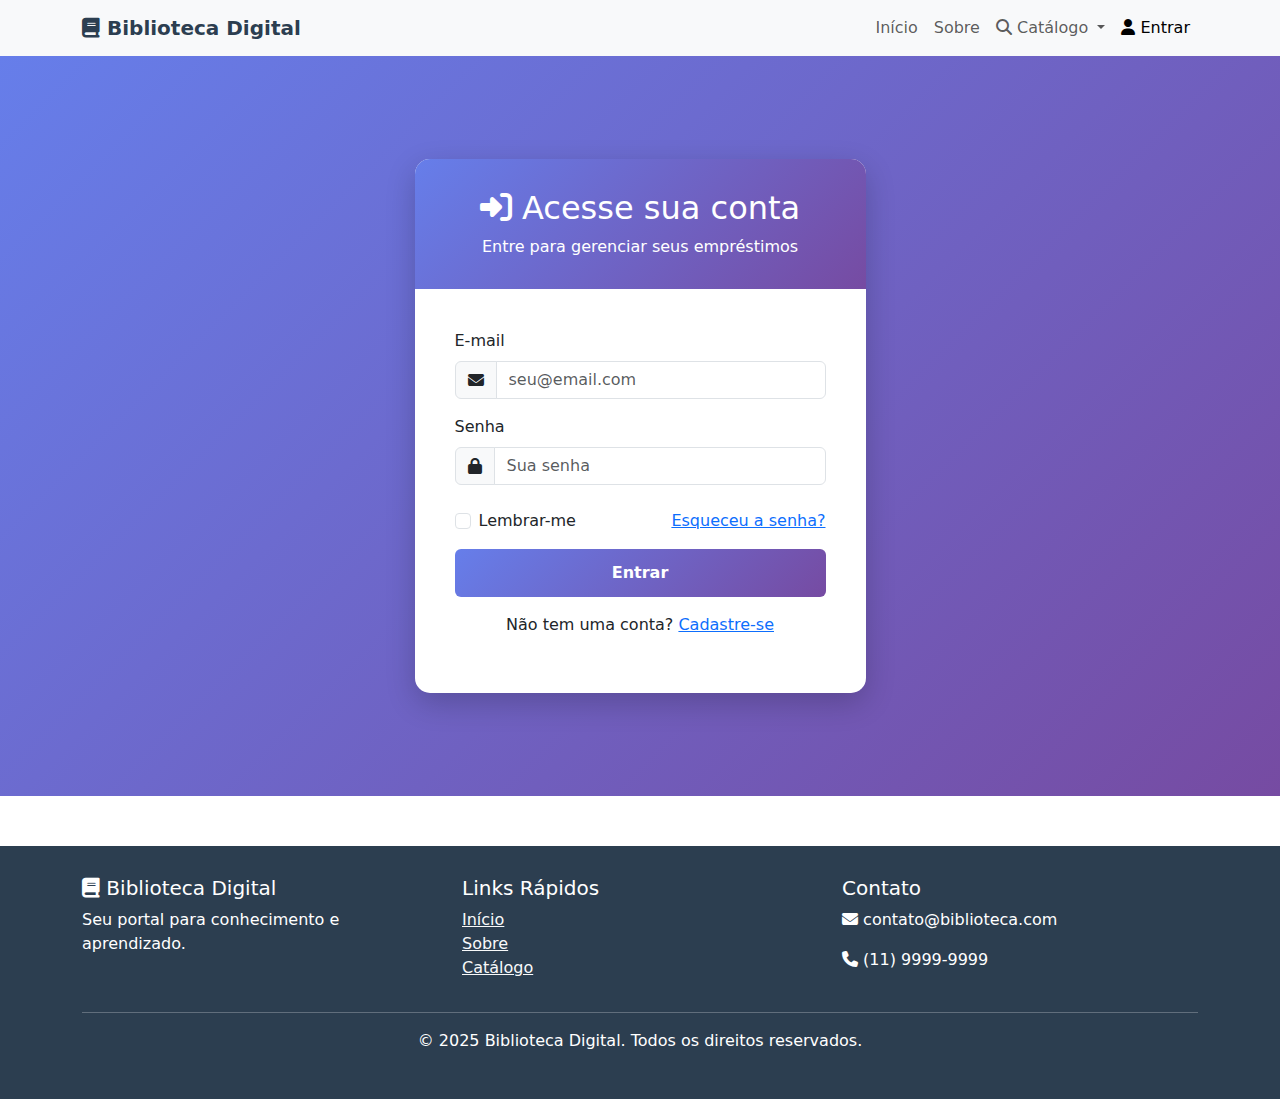
<file: biblioteca_2/login.html>
<!DOCTYPE html>
<html lang="pt-BR">
<head>
    <meta charset="UTF-8">
    <meta name="viewport" content="width=device-width, initial-scale=1.0">
    <title>Login - Biblioteca Digital</title>
    <link href="https://cdn.jsdelivr.net/npm/bootstrap@5.3.0/dist/css/bootstrap.min.css" rel="stylesheet">
    <link rel="stylesheet" href="https://cdnjs.cloudflare.com/ajax/libs/font-awesome/6.4.0/css/all.min.css">
    <link rel="stylesheet" href="estilo.css/login.css">
    <style>

    </style>
</head>
<body>
    <!-- Cabeçalho -->
    <nav class="navbar navbar-expand-lg navbar-light bg-light">
        <div class="container">
            <a class="navbar-brand" href="index.html">
                <i class="fas fa-book"></i> Biblioteca Digital
            </a>
            <button class="navbar-toggler" type="button" data-bs-toggle="collapse" data-bs-target="#navbarNav">
                <span class="navbar-toggler-icon"></span>
            </button>
            <div class="collapse navbar-collapse" id="navbarNav">
                <ul class="navbar-nav ms-auto">
                    <li class="nav-item">
                        <a class="nav-link" href="index.html">Início</a>
                    </li>
                    <li class="nav-item">
                        <a class="nav-link" href="sobre.html">Sobre</a>
                    </li>
                    <li class="nav-item dropdown">
                        <a class="nav-link dropdown-toggle" href="#" id="navbarDropdown" role="button" data-bs-toggle="dropdown">
                            <i class="fas fa-search"></i> Catálogo
                        </a>
                        <ul class="dropdown-menu">
                            <li><a class="dropdown-item" href="#">Todos os Itens</a></li>
                            <li><hr class="dropdown-divider"></li>
                            <li><a class="dropdown-item" href="#">Mangás</a></li>
                            <li><a class="dropdown-item" href="#">Livros</a></li>
                            <li><a class="dropdown-item" href="#">Fantasia</a></li>
                            <li><a class="dropdown-item" href="#">Shonen</a></li>
                        </ul>
                    </li>
                    <li class="nav-item">
                        <a class="nav-link active" href="login.html"><i class="fas fa-user"></i> Entrar</a>
                    </li>
                </ul>
            </div>
        </div>
    </nav>

    <!-- Seção de Login -->
    <section class="login-section">
        <div class="container">
            <div class="row justify-content-center">
                <div class="col-md-6 col-lg-5">
                    <div class="login-card">
                        <div class="login-header">
                            <h2><i class="fas fa-sign-in-alt"></i> Acesse sua conta</h2>
                            <p class="mb-0">Entre para gerenciar seus empréstimos</p>
                        </div>
                        <div class="login-body">
                            <form id="loginForm">
                                <div class="mb-3">
                                    <label for="email" class="form-label">E-mail</label>
                                    <div class="input-group">
                                        <span class="input-group-text"><i class="fas fa-envelope"></i></span>
                                        <input type="email" class="form-control" id="email" placeholder="seu@email.com" required>
                                    </div>
                                </div>
                                <div class="mb-4">
                                    <label for="password" class="form-label">Senha</label>
                                    <div class="input-group">
                                        <span class="input-group-text"><i class="fas fa-lock"></i></span>
                                        <input type="password" class="form-control" id="password" placeholder="Sua senha" required>
                                    </div>
                                </div>
                                <div class="mb-3 form-check">
                                    <input type="checkbox" class="form-check-input" id="remember">
                                    <label class="form-check-label" for="remember">Lembrar-me</label>
                                    <a href="#" class="float-end">Esqueceu a senha?</a>
                                </div>
                                <button type="submit" class="btn btn-login w-100 mb-3">Entrar</button>
                                <div class="text-center">
                                    <p>Não tem uma conta? <a href="#" class="text-primary">Cadastre-se</a></p>
                                </div>
                            </form>
                        </div>
                    </div>
                </div>
            </div>
        </div>
    </section>

    <!-- Rodapé -->
    <footer class="footer">
        <div class="container">
            <div class="row">
                <div class="col-md-4">
                    <h5><i class="fas fa-book"></i> Biblioteca Digital</h5>
                    <p>Seu portal para conhecimento e aprendizado.</p>
                </div>
                <div class="col-md-4">
                    <h5>Links Rápidos</h5>
                    <ul class="list-unstyled">
                        <li><a href="index.html" class="text-light">Início</a></li>
                        <li><a href="sobre.html" class="text-light">Sobre</a></li>
                        <li><a href="#" class="text-light">Catálogo</a></li>
                    </ul>
                </div>
                <div class="col-md-4">
                    <h5>Contato</h5>
                    <p><i class="fas fa-envelope"></i> contato@biblioteca.com</p>
                    <p><i class="fas fa-phone"></i> (11) 9999-9999</p>
                </div>
            </div>
            <hr>
            <div class="text-center">
                <p>&copy; 2025 Biblioteca Digital. Todos os direitos reservados.</p>
            </div>
        </div>
    </footer>
    
    <script src="https://cdn.jsdelivr.net/npm/bootstrap@5.3.0/dist/js/bootstrap.bundle.min.js"></script>
    <script>
        document.getElementById('loginForm').addEventListener('submit', function(e) {
            e.preventDefault();
            // Simulação de login - redireciona para o perfil
            window.location.href = 'perfil.html';
        });
    </script>
</body>
</html>
</file>
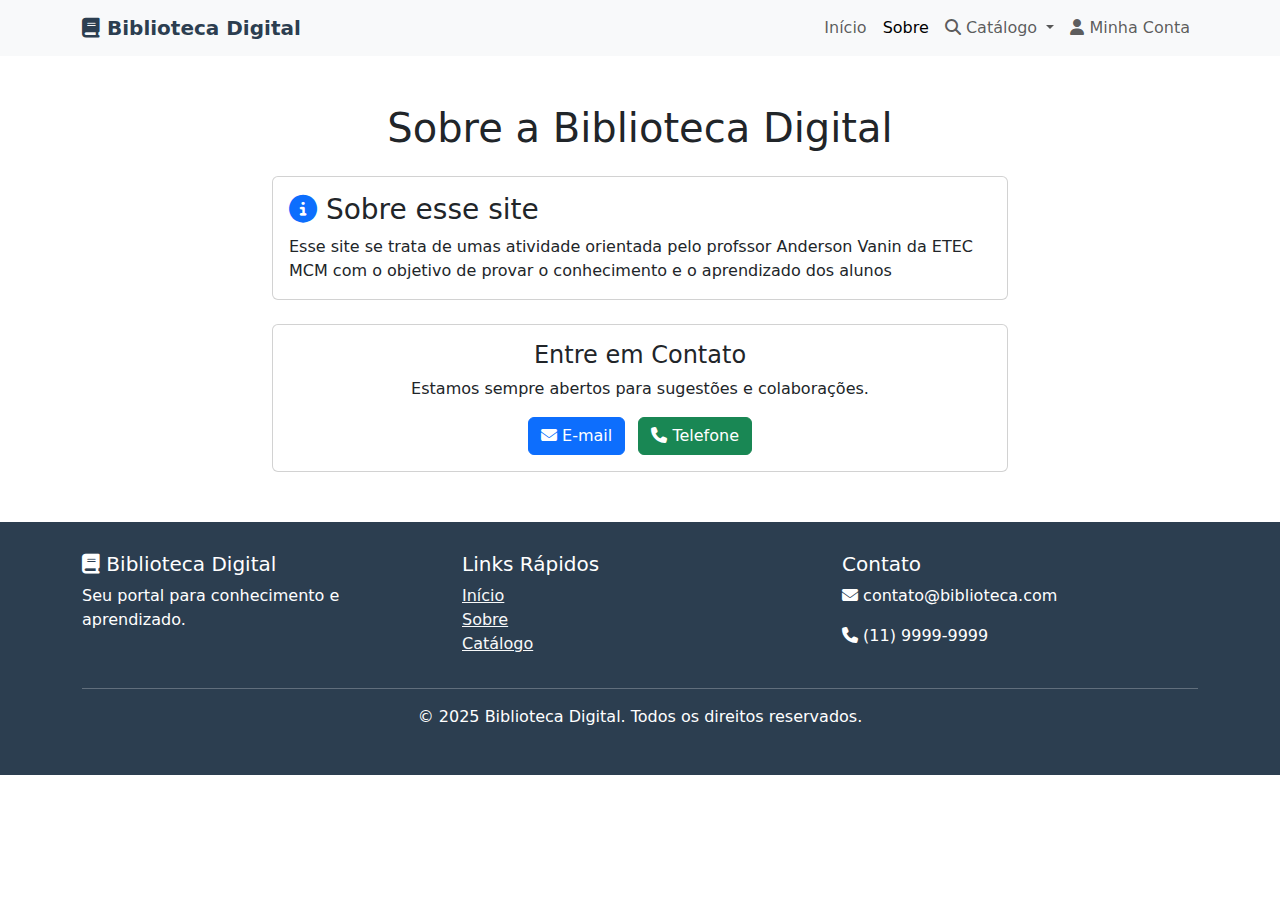
<file: biblioteca_2/sobre.html>
<!DOCTYPE html>
<html lang="pt-BR">
<head>
    <meta charset="UTF-8">
    <meta name="viewport" content="width=device-width, initial-scale=1.0">
    <title>Sobre - Biblioteca Digital</title>
    <link href="https://cdn.jsdelivr.net/npm/bootstrap@5.3.0/dist/css/bootstrap.min.css" rel="stylesheet">
    <link rel="stylesheet" href="https://cdnjs.cloudflare.com/ajax/libs/font-awesome/6.4.0/css/all.min.css">
    <link rel="stylesheet" href="estilo.css/sobre.css">
    <style>

    </style>
</head>
<body>
    <!-- Cabeçalho -->
    <nav class="navbar navbar-expand-lg navbar-light bg-light">
        <div class="container">
            <a class="navbar-brand" href="index.html">
                <i class="fas fa-book"></i> Biblioteca Digital
            </a>
            <button class="navbar-toggler" type="button" data-bs-toggle="collapse" data-bs-target="#navbarNav">
                <span class="navbar-toggler-icon"></span>
            </button>
            <div class="collapse navbar-collapse" id="navbarNav">
                <ul class="navbar-nav ms-auto">
                    <li class="nav-item">
                        <a class="nav-link" href="index.html">Início</a>
                    </li>
                    <li class="nav-item">
                        <a class="nav-link active" href="sobre.html">Sobre</a>
                    </li>
                    <li class="nav-item dropdown">
                        <a class="nav-link dropdown-toggle" href="#" id="navbarDropdown" role="button" data-bs-toggle="dropdown">
                            <i class="fas fa-search"></i> Catálogo
                        </a>
                        <ul class="dropdown-menu">
                            <li><a class="dropdown-item" href="#">Todos os Itens</a></li>
                            <li><hr class="dropdown-divider"></li>
                            <li><a class="dropdown-item" href="#">Mangás</a></li>
                            <li><a class="dropdown-item" href="#">Livros</a></li>
                            <li><a class="dropdown-item" href="#">Fantasia</a></li>
                            <li><a class="dropdown-item" href="#">Shonen</a></li>
                        </ul>
                    </li>
                    <li class="nav-item">
                        <a class="nav-link" href="#"><i class="fas fa-user"></i> Minha Conta</a>
                    </li>
                </ul>
            </div>
        </div>
    </nav>

    <!-- Conteúdo Principal -->
    <div class="container mt-5">
        <div class="row">
            <div class="col-lg-8 mx-auto">
                <h1 class="text-center mb-4">Sobre a Biblioteca Digital</h1>
                
                <div class="card mb-4">
                    <div class="card-body">
                        <h3 class="card-title"><i class="fas fa-info-circle text-primary"></i> Sobre esse site</h3>
                        <p class="card-text">
                            Esse site se trata de umas atividade orientada pelo profssor Anderson Vanin da ETEC MCM com o objetivo de provar o conhecimento e o aprendizado dos alunos
                        </p>
                    </div>
                </div>

                <div class="card">
                    <div class="card-body text-center">
                        <h4>Entre em Contato</h4>
                        <p>Estamos sempre abertos para sugestões e colaborações.</p>
                        <div class="mt-3">
                            <button class="btn btn-primary me-2">
                                <i class="fas fa-envelope"></i> E-mail
                            </button>
                            <button class="btn btn-success">
                                <i class="fas fa-phone"></i> Telefone
                            </button>
                        </div>
                    </div>
                </div>
            </div>
        </div>
    </div>

    <!-- Rodapé -->
    <footer class="footer">
        <div class="container">
            <div class="row">
                <div class="col-md-4">
                    <h5><i class="fas fa-book"></i> Biblioteca Digital</h5>
                    <p>Seu portal para conhecimento e aprendizado.</p>
                </div>
                <div class="col-md-4">
                    <h5>Links Rápidos</h5>
                    <ul class="list-unstyled">
                        <li><a href="index.html" class="text-light">Início</a></li>
                        <li><a href="sobre.html" class="text-light">Sobre</a></li>
                        <li><a href="#" class="text-light">Catálogo</a></li>
                    </ul>
                </div>
                <div class="col-md-4">
                    <h5>Contato</h5>
                    <p><i class="fas fa-envelope"></i> contato@biblioteca.com</p>
                    <p><i class="fas fa-phone"></i> (11) 9999-9999</p>
                </div>
            </div>
            <hr>
            <div class="text-center">
                <p>&copy; 2025 Biblioteca Digital. Todos os direitos reservados.</p>
            </div>
        </div>
    </footer>
    
    <script src="https://cdn.jsdelivr.net/npm/bootstrap@5.3.0/dist/js/bootstrap.bundle.min.js"></script>
</body>
</html>
</file>
<file: biblioteca_2/estilo.css/login.css>
.navbar-brand {
    font-weight: bold;
    color: #2c3e50 !important;
}
.footer {
    background-color: #2c3e50;
    color: white;
    padding: 30px 0;
    margin-top: 50px;
}
.login-section {
    background: linear-gradient(135deg, #667eea 0%, #764ba2 100%);
    min-height: calc(100vh - 160px);
    display: flex;
    align-items: center;
    padding: 50px 0;
}
.login-card {
    background: white;
    border-radius: 15px;
    box-shadow: 0 10px 30px rgba(0,0,0,0.2);
    overflow: hidden;
}
.login-header {
    background: linear-gradient(135deg, #667eea 0%, #764ba2 100%);
    color: white;
    padding: 30px;
    text-align: center;
}
.login-body {
    padding: 40px;
}
.form-control:focus {
    border-color: #667eea;
    box-shadow: 0 0 0 0.2rem rgba(102, 126, 234, 0.25);
}
.btn-login {
    background: linear-gradient(135deg, #667eea 0%, #764ba2 100%);
    border: none;
    color: white;
    padding: 12px;
    font-weight: 600;
}
.btn-login:hover {
    transform: translateY(-2px);
    box-shadow: 0 5px 15px rgba(102, 126, 234, 0.4);
    color: white;
}
</file>
<file: biblioteca_2/estilo.css/sobre.css>
.navbar-brand {
    font-weight: bold;
    color: #2c3e50 !important;
}
.footer {
    background-color: #2c3e50;
    color: white;
    padding: 30px 0;
    margin-top: 50px;
}
</file>
